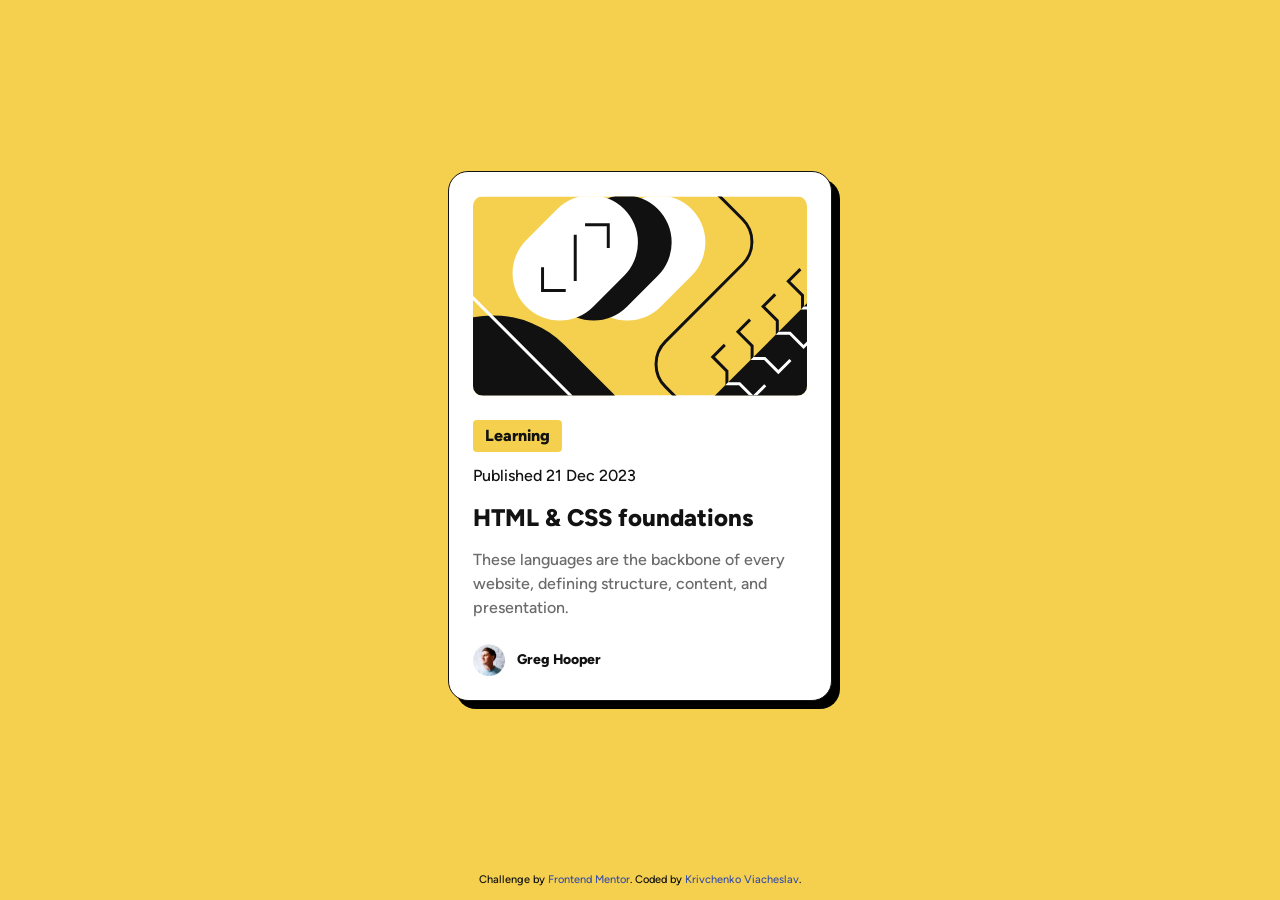
<file: blog_preview_card/index.html>
<!doctype html>
<html lang="en">
  <head>
    <meta charset="UTF-8" />
    <meta name="viewport" content="width=device-width, initial-scale=1.0" />

    <link
      rel="icon"
      type="image/png"
      sizes="32x32"
      href="./assets/images/favicon-32x32.png"
    />
    <link rel="stylesheet" href="./styles.css" />

    <title>Frontend Mentor | Blog preview card</title>
  </head>
  <body>
    <main>
      <article class="card" aria-labelledby="card-title">
        <img
          class="card__image"
          src="./assets/images/illustration-article.svg"
          alt="blog article preview illustration"
        />
        <div class="card__content">
          <span class="card__badge">Learning</span>
          <span class="card__date">Published 21 Dec 2023</span>
          <a id="card-title" class="card__title" href='#'>
            HTML & CSS foundations
          </a>
          <p class="card__description">
            These languages are the backbone of every website, defining
            structure, content, and presentation.
          </p>
        </div>
        <a href='#' class="card__author">
          <img
            src="./assets/images/image-avatar.webp"
            width="32"
            height="32"
            alt="article author avatar"
          />
          <span class="card__author__name">Greg Hooper</span>
        </a>
      </article>
    </main>
    <footer class="attribution">
      Challenge by
      <a href="https://www.frontendmentor.io?ref=challenge">Frontend Mentor</a>.
      Coded by
      <a href="https://github.com/krivchenko74">Krivchenko Viacheslav</a>.
    </footer>
  </body>
</html>
</file>
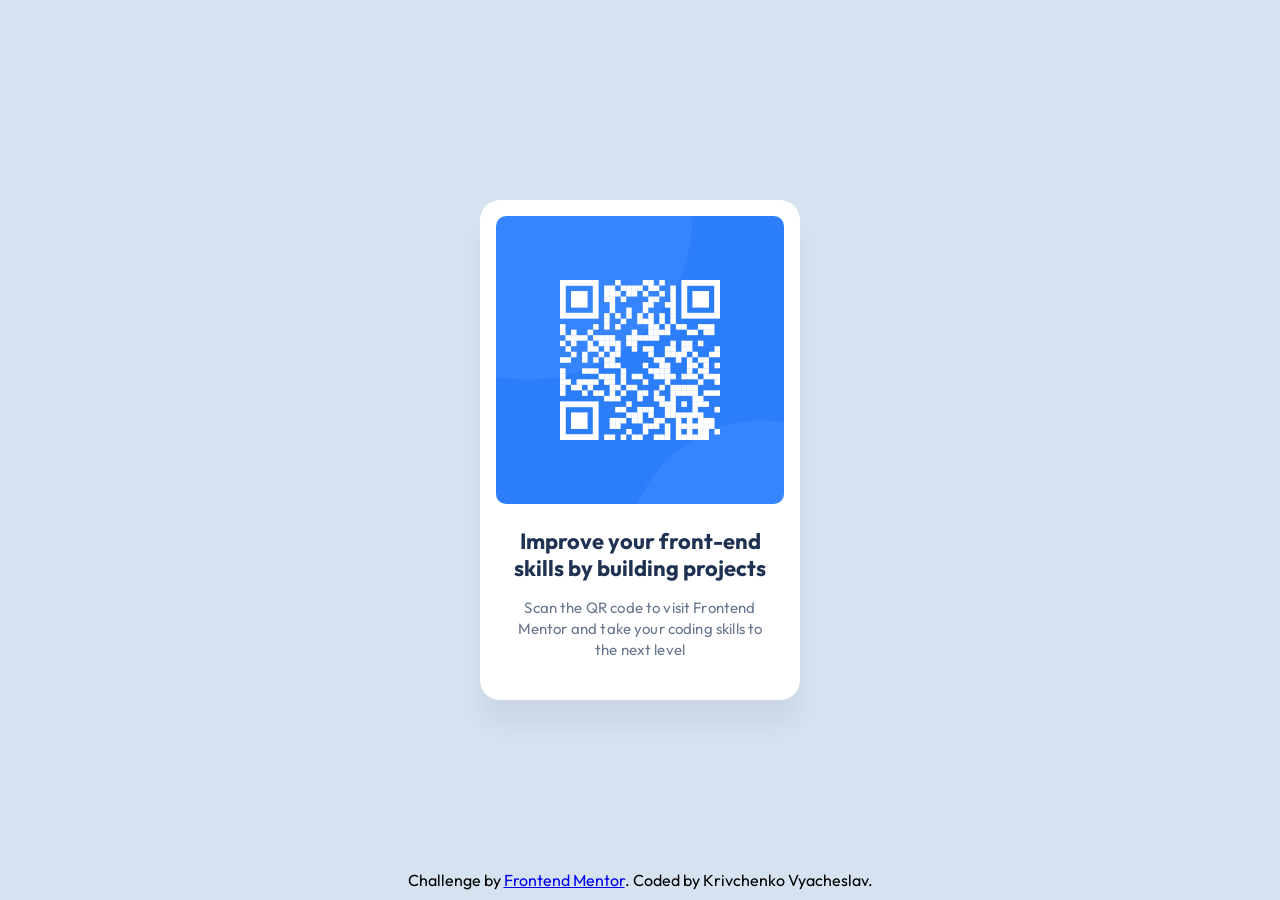
<file: qr/index.html>
<!doctype html>
<html lang="en">
  <head>
    <meta charset="UTF-8" />
    <meta name="viewport" content="width=device-width, initial-scale=1.0" />

    <link
      rel="icon"
      type="image/png"
      sizes="32x32"
      href="./images/favicon-32x32.png"
    />

    <link rel="preconnect" href="https://fonts.googleapis.com" />
    <link rel="preconnect" href="https://fonts.gstatic.com" crossorigin />
    <link
      href="https://fonts.googleapis.com/css2?family=Outfit:wght@400;700&display=swap"
      rel="stylesheet"
    />

    <title>Frontend Mentor | QR code component</title>

    <style>
      :root {
        --color-white: hsl(0, 0%, 100%);
        --color-slate-300: hsl(212, 45%, 89%);
        --color-slate-500: hsl(216, 15%, 48%);
        --color-slate-900: hsl(218, 44%, 22%);
        --font-outfit: 'Outfit', sans-serif;
      }
      * {
        box-sizing: border-box;
        margin: 0;
        padding: 0;
      }
      .card__title {
        font-weight: 700;
        font-size: 1.375rem;
        line-height: 1.2;
        text-align: center;
        color: var(--color-slate-900);
      }
      .card__description {
        font-weight: 400;
        font-size: 0.9375rem;
        line-height: 1.4;
        letter-spacing: 0.01em;
        text-align: center;
        color: var(--color-slate-500);
      }
      body {
        min-height: 100vh;
        display: grid;
        place-items: center;
        background-color: var(--color-slate-300);
        font-family: var(--font-outfit);
        font-optical-sizing: auto;
      }
      .card {
        background-color: var(--color-white);
        display: flex;
        width: 320px;
        box-shadow: 0 25px 25px 0 rgba(0, 0, 0, 0.05);
        flex-direction: column;
        gap: 24px;
        padding: 16px 16px 40px 16px;
        border-radius: 20px;
      }
      .card__image {
        border-radius: 10px;
      }
      .card__content {
        display: flex;
        flex-direction: column;
        padding: 0 16px;
        gap: 16px;
      }
      .attribution {
        display: block;
        position: fixed;
        bottom: 10px;
        left: 50%;
        transform: translateX(-50%);
        font-size: 1rem;
        text-align: center;
      }
      @media (max-width: 440px) {
        .attribution {
          font-size: 0.6rem;
        }
      }
    </style>
  </head>

  <body>
    <main>
      <article class="card" aria-labelledby="card-title">
        <img
          class="card__image"
          src="./images/image-qr-code.png"
          alt="frontendmentor.io QR-code"
          width="288"
          height="288"
        />

        <div class="card__content">
          <h1 id="card-title" class="card__title">
            Improve your front-end skills by building projects
          </h1>
          <p class="card__description">
            Scan the QR code to visit Frontend Mentor and take your coding
            skills to the next level
          </p>
        </div>
      </article>
    </main>

    <footer class="attribution">
      Challenge by
      <a href="https://www.frontendmentor.io?ref=challenge">Frontend Mentor</a>.
      Coded by Krivchenko Vyacheslav.
    </footer>
  </body>
</html>
</file>
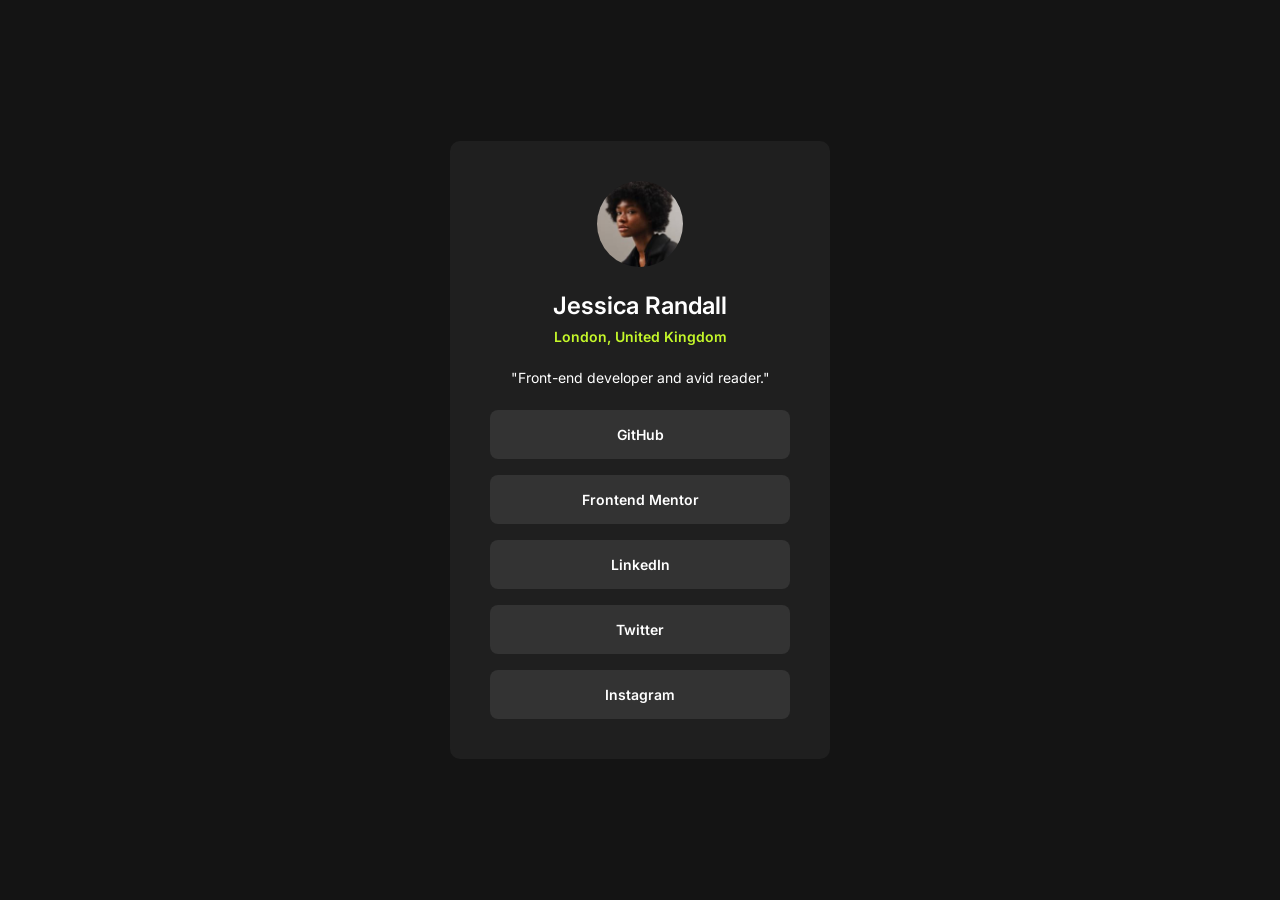
<file: social_links/index.html>
<!doctype html>
<html lang="en">
  <head>
    <meta charset="UTF-8" />
    <meta name="viewport" content="width=device-width, initial-scale=1.0" />
    <link
      rel="icon"
      type="image/png"
      sizes="32x32"
      href="./assets/images/favicon-32x32.png"
    />
    <link rel="stylesheet" href="./styles.css" />
    <title>Frontend Mentor | Social links profile</title>
  </head>
  <body>
    <main>
      <article aria-labelledby="name" class="card">
        <header class="card__info">
          <img
            src="./assets/images/avatar-jessica.jpeg"
            alt="user avatar"
            class="info__avatar"
          />
          <div class="info__main">
            <h1 id="name">Jessica Randall</h1>
            <span>London, United Kingdom</span>
          </div>
          <p class="info__description">
            "Front-end developer and avid reader."
          </p>
        </header>
        <nav class="card__links">
          <a href="#" class="link">GitHub</a>
          <a href="#" class="link">Frontend Mentor</a>
          <a href="#" class="link">LinkedIn</a>
          <a href="#" class="link">Twitter</a>
          <a href="#" class="link">Instagram</a>
        </nav>
      </article>
    </main>
  </body>
</html>
</file>
<file: blog_preview_card/styles.css>
* {
  box-sizing: border-box;
  margin: 0;
  padding: 0;
  color: var(--gray-950);
  text-decoration: none;
}

@font-face {
  font-family: 'Figtree';
  font-style: normal;
  font-weight: 500;
  font-display: swap;
  src: url('./assets/fonts/static/Figtree-Medium.ttf') format('truetype');
}

@font-face {
  font-family: 'Figtree';
  font-style: normal;
  font-weight: 800;
  font-display: swap;
  src: url('assets/fonts/static/Figtree-ExtraBold.ttf') format('truetype');
}

:root {
  --yellow: hsl(47, 88%, 63%);
  --white: hsl(0, 0%, 100%);
  --gray-500: hsl(0, 0%, 42%);
  --gray-950: hsl(0, 0%, 7%);

  --shadow-card: 8px 8px 0 0 #000;

  --rounded-lg: 20px;
  --rounded-md: 10px;
  --rounded-xs: 4px;

  --spacing-sm: 4px;
  --spacing-md: 8px;
  --spacing-lg: 12px;
  --spacing-xl: 24px;
}

body {
  background-color: var(--yellow);
  display: flex;
  flex-direction: column;
  min-height: 100vh;
  font-family: 'Figtree', system-ui, sans-serif;
  font-weight: 500;
  line-height: 1.5;
}

main {
  flex: 1;
  display: flex;
  justify-content: center;
  align-items: center;
}
.card {
  display: flex;
  justify-content: start;
  flex-direction: column;
  gap: var(--spacing-xl);
  padding: 1.5rem;
  width: 384px;
  border-radius: var(--rounded-lg);
  background-color: var(--white);
  color: var(--gray-950);
  border: 1px solid var(--gray-950);
  box-shadow: var(--shadow-card);
}
.card__image {
  border-radius: var(--rounded-md);
}
.card__content {
  display: flex;
  flex-direction: column;
  gap: var(--spacing-lg);
  justify-content: start;
}
.card__badge {
  display: flex;
  width: fit-content;
  color: var(--gray-950);
  font-weight: 800;
  align-items: center;
  justify-content: center;
  background-color: var(--yellow);
  padding: var(--spacing-sm) var(--spacing-lg);
  border-radius: var(--rounded-xs);
}
.card__title {
  font-size: 1.5rem;
  font-weight: 800;
  transition: 0.2s;
}
.card__title:hover,
.card__title:focus-visible {
  color: var(--yellow);
}
.card__title:active {
  scale: 0.98;
}
*:focus-visible {
  outline: 2px solid var(--gray-950);
  border-radius: var(--rounded-md);
}
.card__description {
  color: var(--gray-500);
  font-size: 1rem;
}
.card__author {
  display: flex;
  align-items: center;
  gap: var(--spacing-lg);
  transition: 0.2s;
}
.card__author:hover .card__author__name,
.card__author:focus-visible .card__author__name {
  color: var(--yellow);
}
.card__author:active {
  scale: 0.98;
}
.card__author__name {
  font-weight: 800;
  font-size: 0.875rem;
  transition: 0.2s;
}
.attribution {
  font-size: 0.6875rem;
  text-align: center;
  padding-bottom: var(--spacing-lg);
}
.attribution a {
  color: hsl(228, 45%, 44%);
}

@media (max-width: 375px) {
  .card {
    width: 100%;
    max-width: 327px;
  }
  .card__content__badge {
    font-size: 0.75rem;
  }
  .card__content__date {
    font-size: 0.75rem;
  }
  .card__content__title {
    font-size: 1.25rem;
  }
  .card__content__description {
    font-size: 0.875rem;
  }
}
</file>
<file: social_links/styles.css>
@import url('https://fonts.googleapis.com/css2?family=Inter:wght@400;600;700&display=swap');

* {
  box-sizing: border-box;
  margin: 0;
  padding: 0;
  font-family: 'Inter', sans-serif;
  font-optical-sizing: auto;
  font-style: normal;
  color: var(--white);
  text-decoration: none;
}

:root {
  --green: hsl(75, 94%, 57%);
  --white: hsl(0, 0%, 100%);
  --grey-700: hsl(0, 0%, 20%);
  --grey-800: hsl(0, 0%, 12%);
  --grey-900: hsl(0, 0%, 8%);
  --spacing-xs: 0.5rem;
  --spacing-sm: 1rem;
  --spacing-md: 1.5rem;
  --spacing-xl: 2.5rem;
}

body {
  display: flex;
  flex-direction: column;
  min-height: 100vh;
  background-color: var(--grey-900);
}

main {
  flex: 1;
  display: flex;
  justify-content: center;
  align-items: center;
}

.card {
  display: flex;
  flex-direction: column;
  align-items: center;
  gap: var(--spacing-md);
  padding: var(--spacing-xl);
  background-color: var(--grey-800);
  border-radius: 10px;
  width: min(90%, 380px);
}

.card__info {
  display: flex;
  flex-direction: column;
  align-items: center;
  gap: var(--spacing-md);
}
.info__avatar {
  border-radius: 1000px;
  width: 86px;
  height: 86px;
  display: block;
}
.info__main {
  display: flex;
  flex-direction: column;
  gap: var(--spacing-xs);
  text-align: center;
}
.info__main h1 {
  font-size: 1.5rem;
  color: var(--white);
  font-weight: 600;
}
.info__main span {
  color: var(--green);
  font-weight: 600;
  font-size: 0.875rem;
}
.info__description {
  font-size: 0.875rem;
}
.card__links {
  display: flex;
  width: 100%;
  flex-direction: column;
  gap: var(--spacing-sm);
  text-align: center;
}
.link {
  background-color: var(--grey-700);
  padding: var(--spacing-sm);
  border-radius: 8px;
  font-weight: 600;
  font-size: 0.875rem;
  transition: 0.2s;
}
.link:hover {
  background-color: var(--green);
  color: var(--grey-700);
}
.link:active {
  scale: 0.98;
}

.attribution {
  font-size: 0.6875rem;
  text-align: center;
}
.attribution a {
  color: hsl(228, 45%, 44%);
}
</file>
